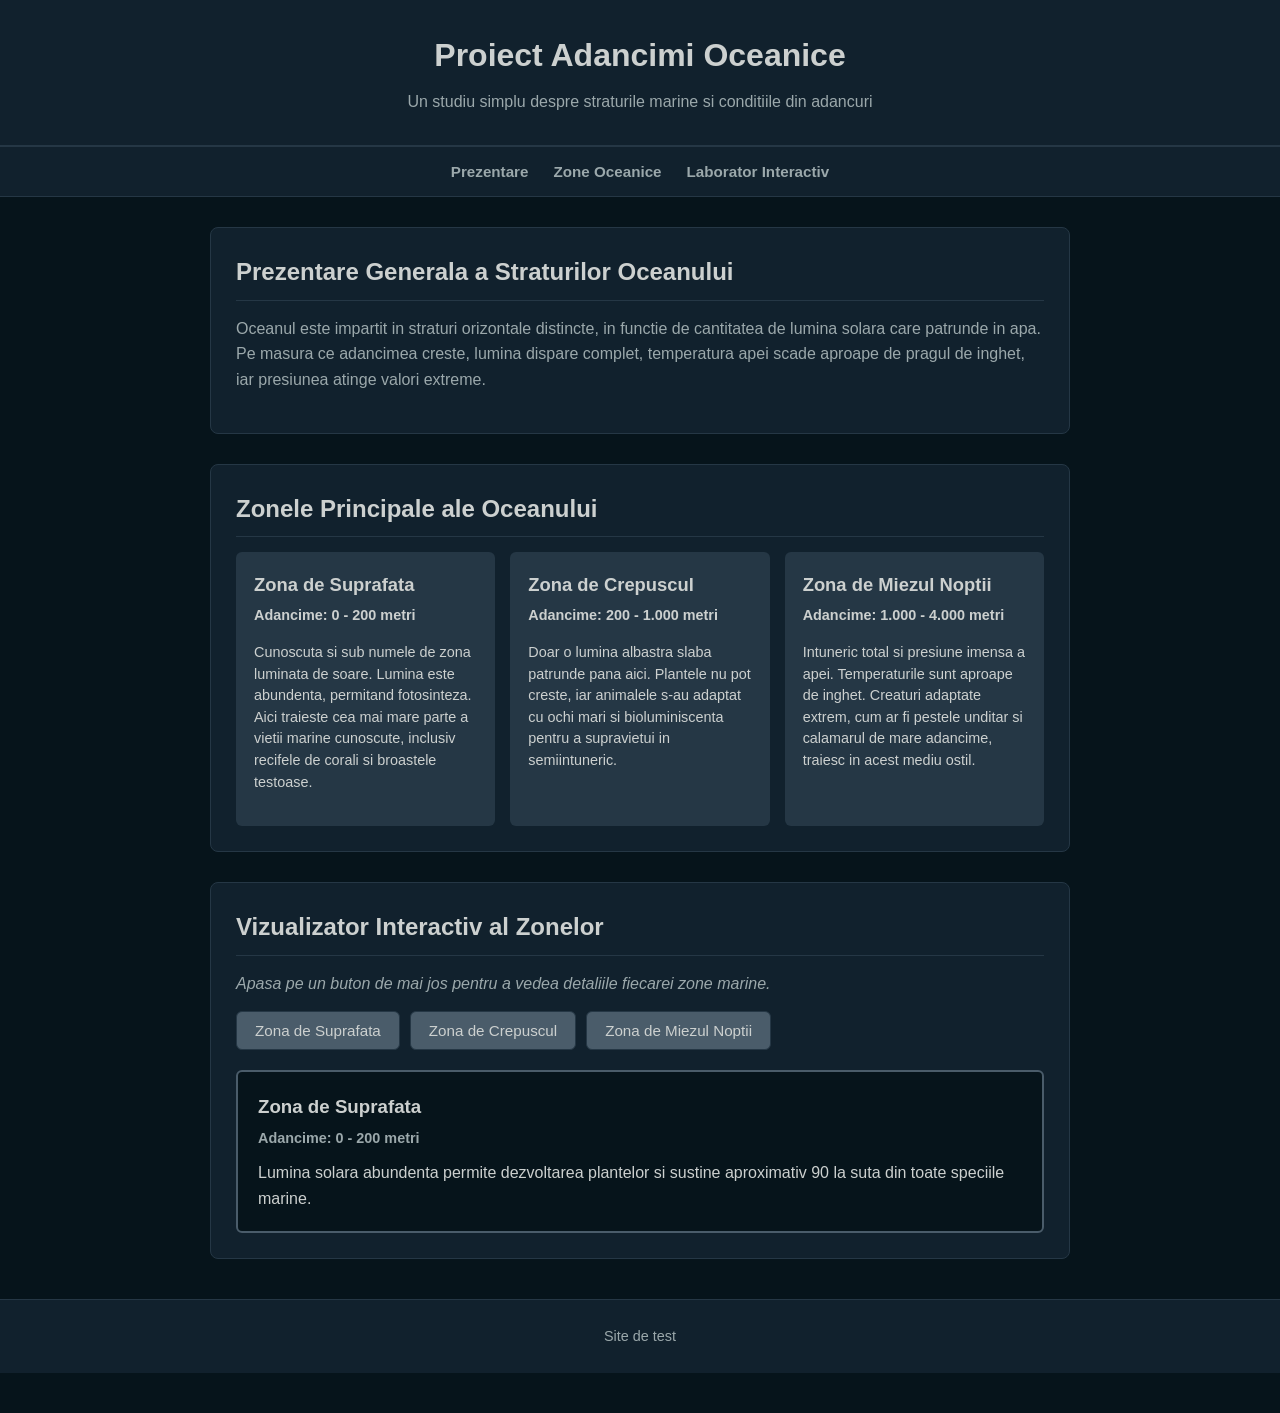
<file: Laboratorul1/index.html>
<!DOCTYPE html>
<html lang="ro">
<head>
  <meta charset="UTF-8">
  <meta name="viewport" content="width=device-width, initial-scale=1.0">
  <title>Explorarea Adancimilor Oceanice</title>
  <link rel="stylesheet" href="style.css">
</head>
<body>

  <header class="site-header">
    <div class="container">
      <h1>Proiect Adancimi Oceanice</h1>
      <p class="subtitle">Un studiu simplu despre straturile marine si conditiile din adancuri</p>
    </div>
  </header>

  <nav class="nav-bar">
    <div class="container">
      <ul class="nav-links">
        <li><a href="#overview">Prezentare</a></li>
        <li><a href="#zones">Zone Oceanice</a></li>
        <li><a href="#interactive">Laborator Interactiv</a></li>
      </ul>
    </div>
  </nav>

  <main class="container">

    <section id="overview" class="card">
      <h2>Prezentare Generala a Straturilor Oceanului</h2>
      <p>
        Oceanul este impartit in straturi orizontale distincte, in functie de cantitatea de lumina solara
        care patrunde in apa. Pe masura ce adancimea creste, lumina dispare complet, temperatura apei
        scade aproape de pragul de inghet, iar presiunea atinge valori extreme.
      </p>
    </section>

    <section id="zones" class="card">
      <h2>Zonele Principale ale Oceanului</h2>
      <div class="grid-container">

        <article class="zone-box">
          <h3>Zona de Suprafata</h3>
          <p class="zone-depth">Adancime: 0 - 200 metri</p>
          <p>
            Cunoscuta si sub numele de zona luminata de soare. Lumina este abundenta, permitand fotosinteza.
            Aici traieste cea mai mare parte a vietii marine cunoscute, inclusiv recifele de corali si broastele testoase.
          </p>
        </article>

        <article class="zone-box">
          <h3>Zona de Crepuscul</h3>
          <p class="zone-depth">Adancime: 200 - 1.000 metri</p>
          <p>
            Doar o lumina albastra slaba patrunde pana aici. Plantele nu pot creste, iar animalele s-au adaptat
            cu ochi mari si bioluminiscenta pentru a supravietui in semiintuneric.
          </p>
        </article>

        <article class="zone-box">
          <h3>Zona de Miezul Noptii</h3>
          <p class="zone-depth">Adancime: 1.000 - 4.000 metri</p>
          <p>
            Intuneric total si presiune imensa a apei. Temperaturile sunt aproape de inghet.
            Creaturi adaptate extrem, cum ar fi pestele unditar si calamarul de mare adancime, traiesc in acest mediu ostil.
          </p>
        </article>

      </div>
    </section>

    <section id="interactive" class="card">
      <h2>Vizualizator Interactiv al Zonelor</h2>
      <p class="instruction-text">
        Apasa pe un buton de mai jos pentru a vedea detaliile fiecarei zone marine.
      </p>

      <div class="button-row">
        <button id="btn-surface" class="btn">Zona de Suprafata</button>
        <button id="btn-twilight" class="btn">Zona de Crepuscul</button>
        <button id="btn-midnight" class="btn">Zona de Miezul Noptii</button>
      </div>

      <div class="info-display">
        <h3 id="display-title">Zona de Suprafata</h3>
        <p id="display-depth">Adancime: 0 - 200 metri</p>
        <p id="display-text">
          Lumina solara abundenta permite dezvoltarea plantelor si sustine aproximativ 90 la suta din toate speciile marine.
        </p>
      </div>
    </section>

  </main>

  <footer class="site-footer">
    <div class="container">
      <p>Site de test</p>
    </div>
  </footer>

  <script src="script.js"></script>
</body>
</html>
</file>
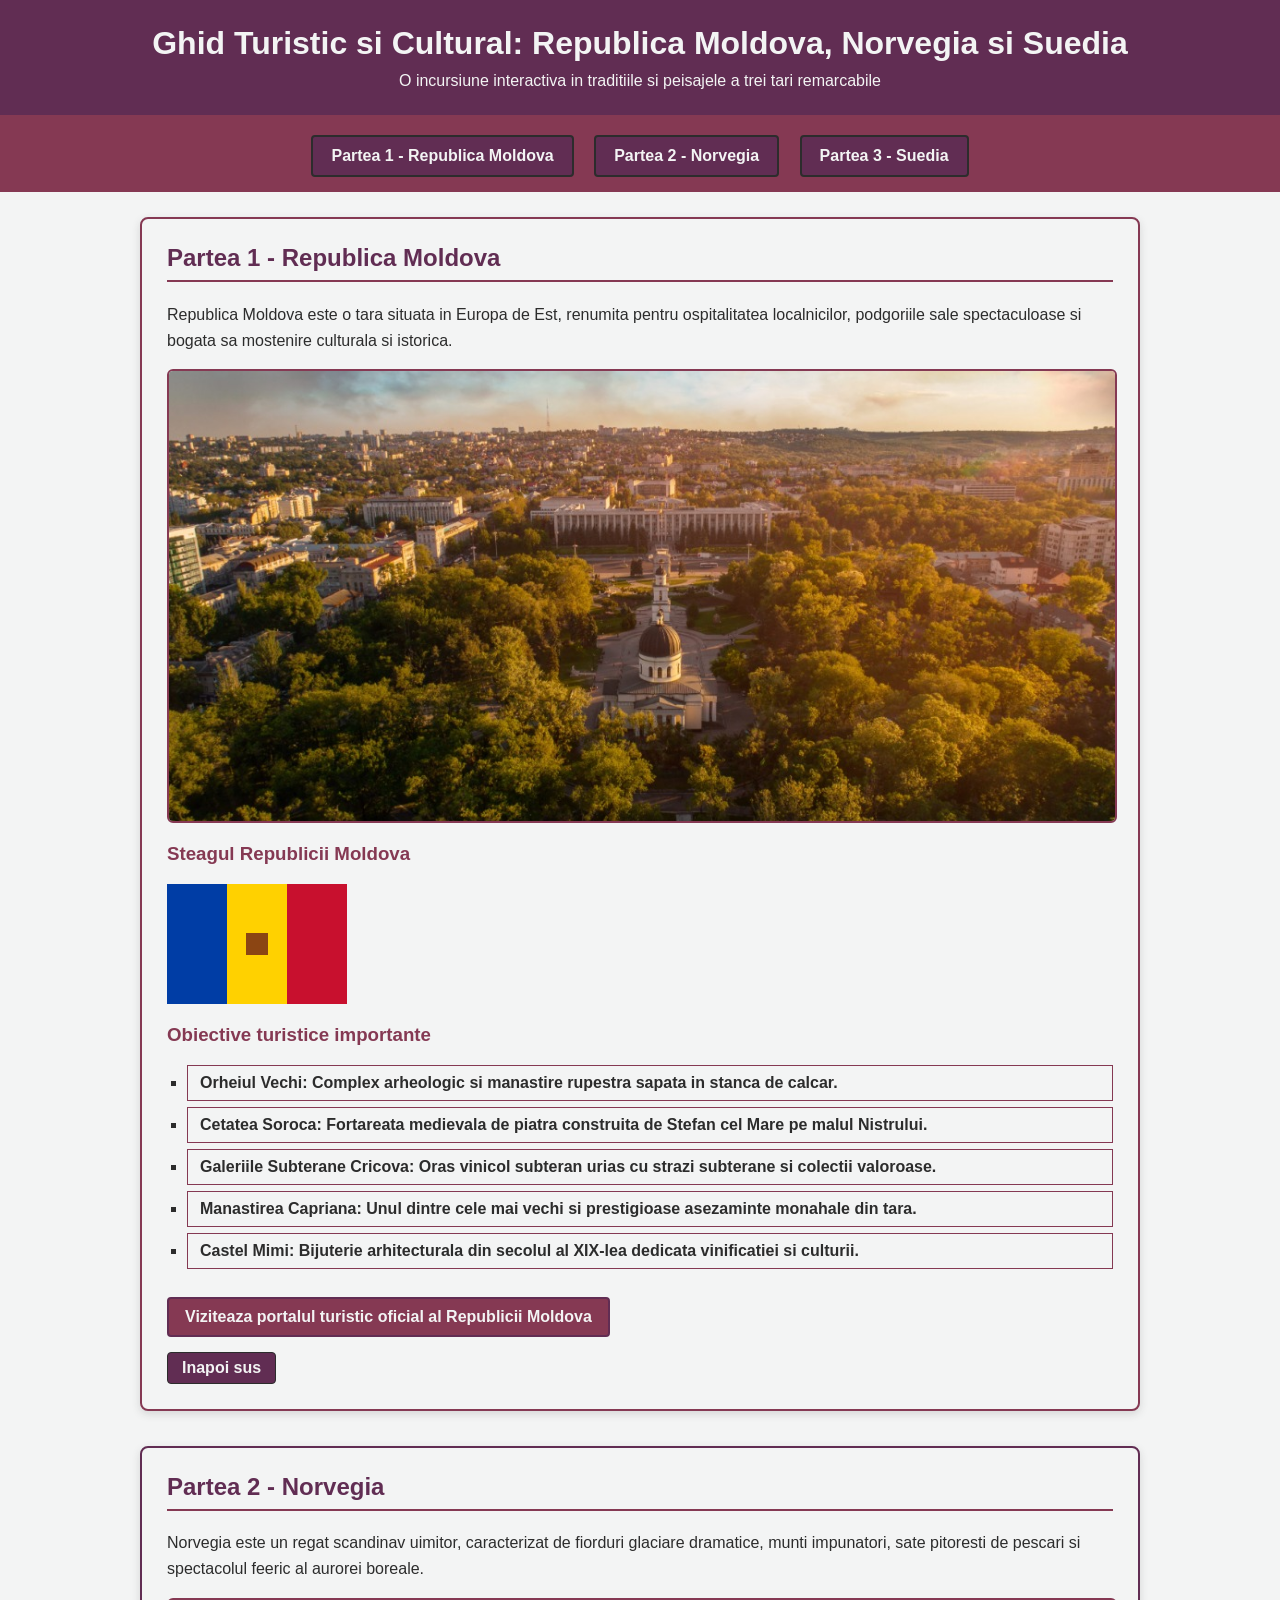
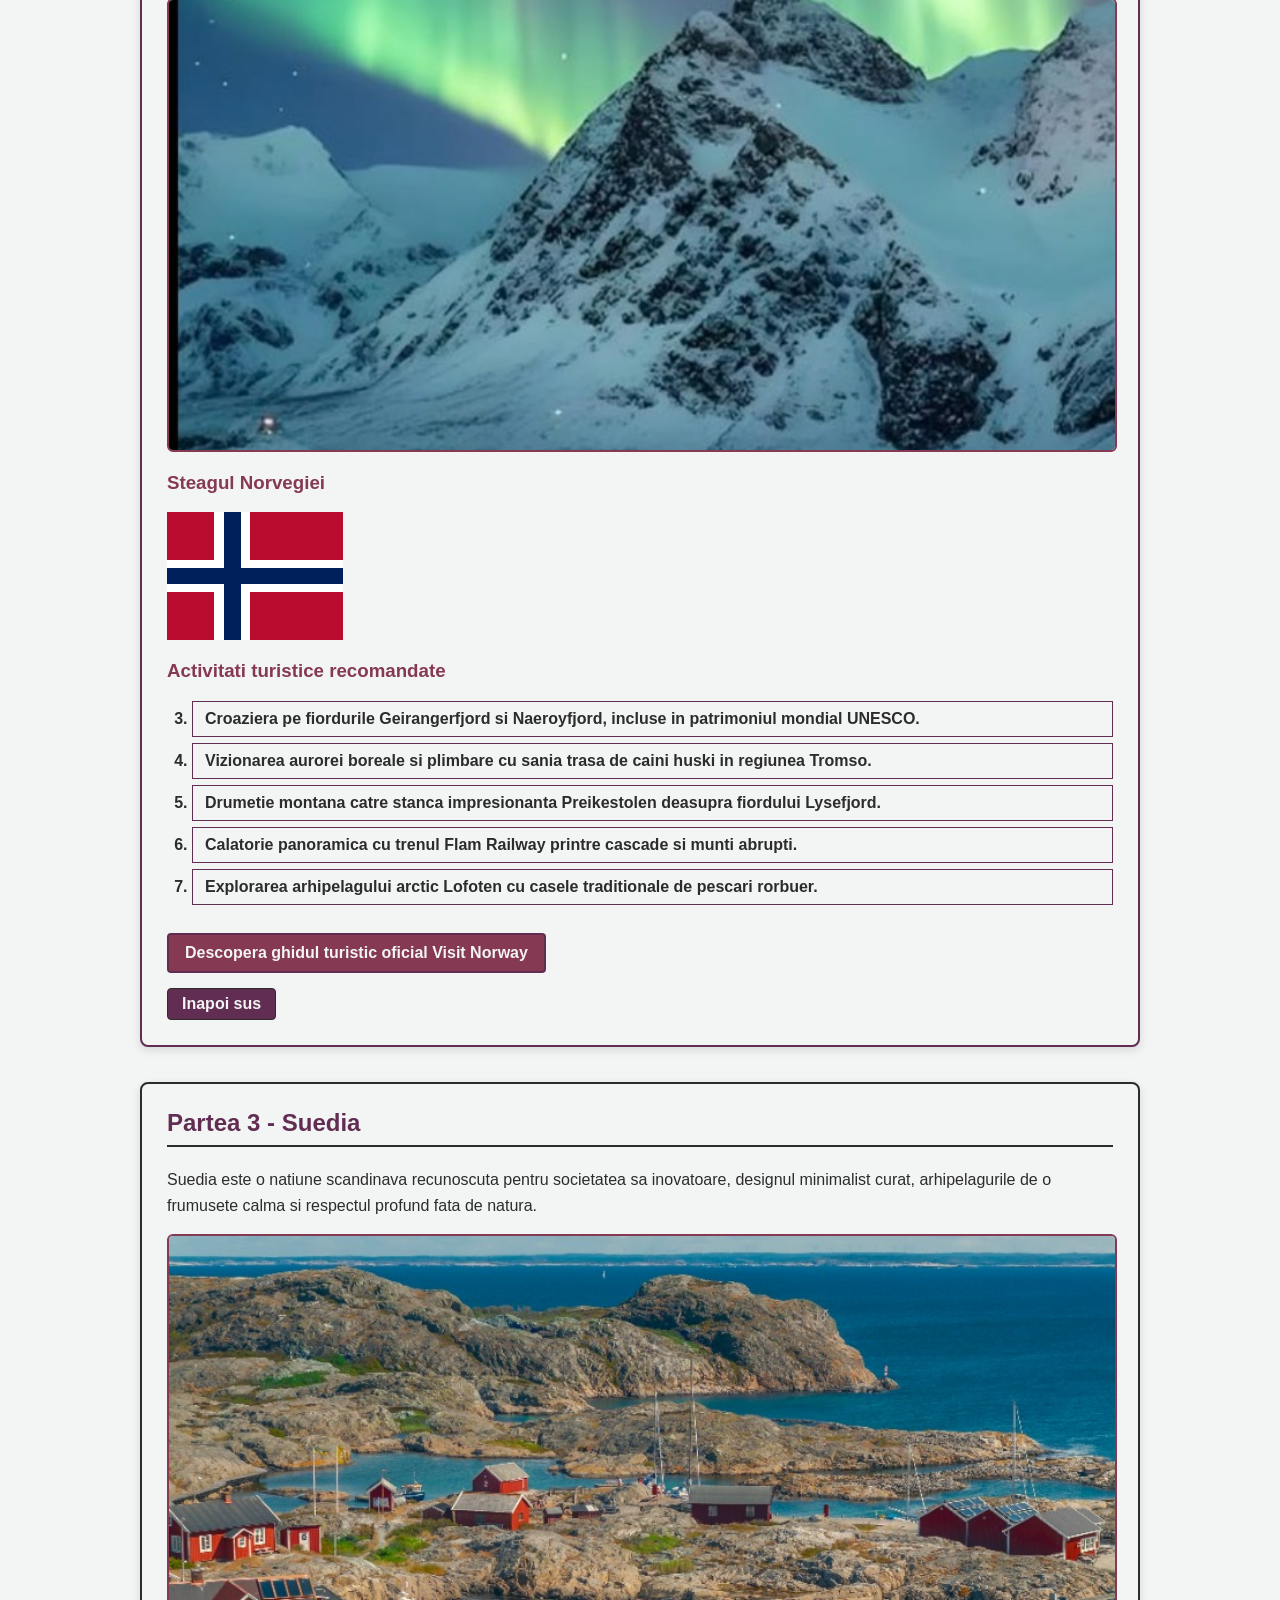
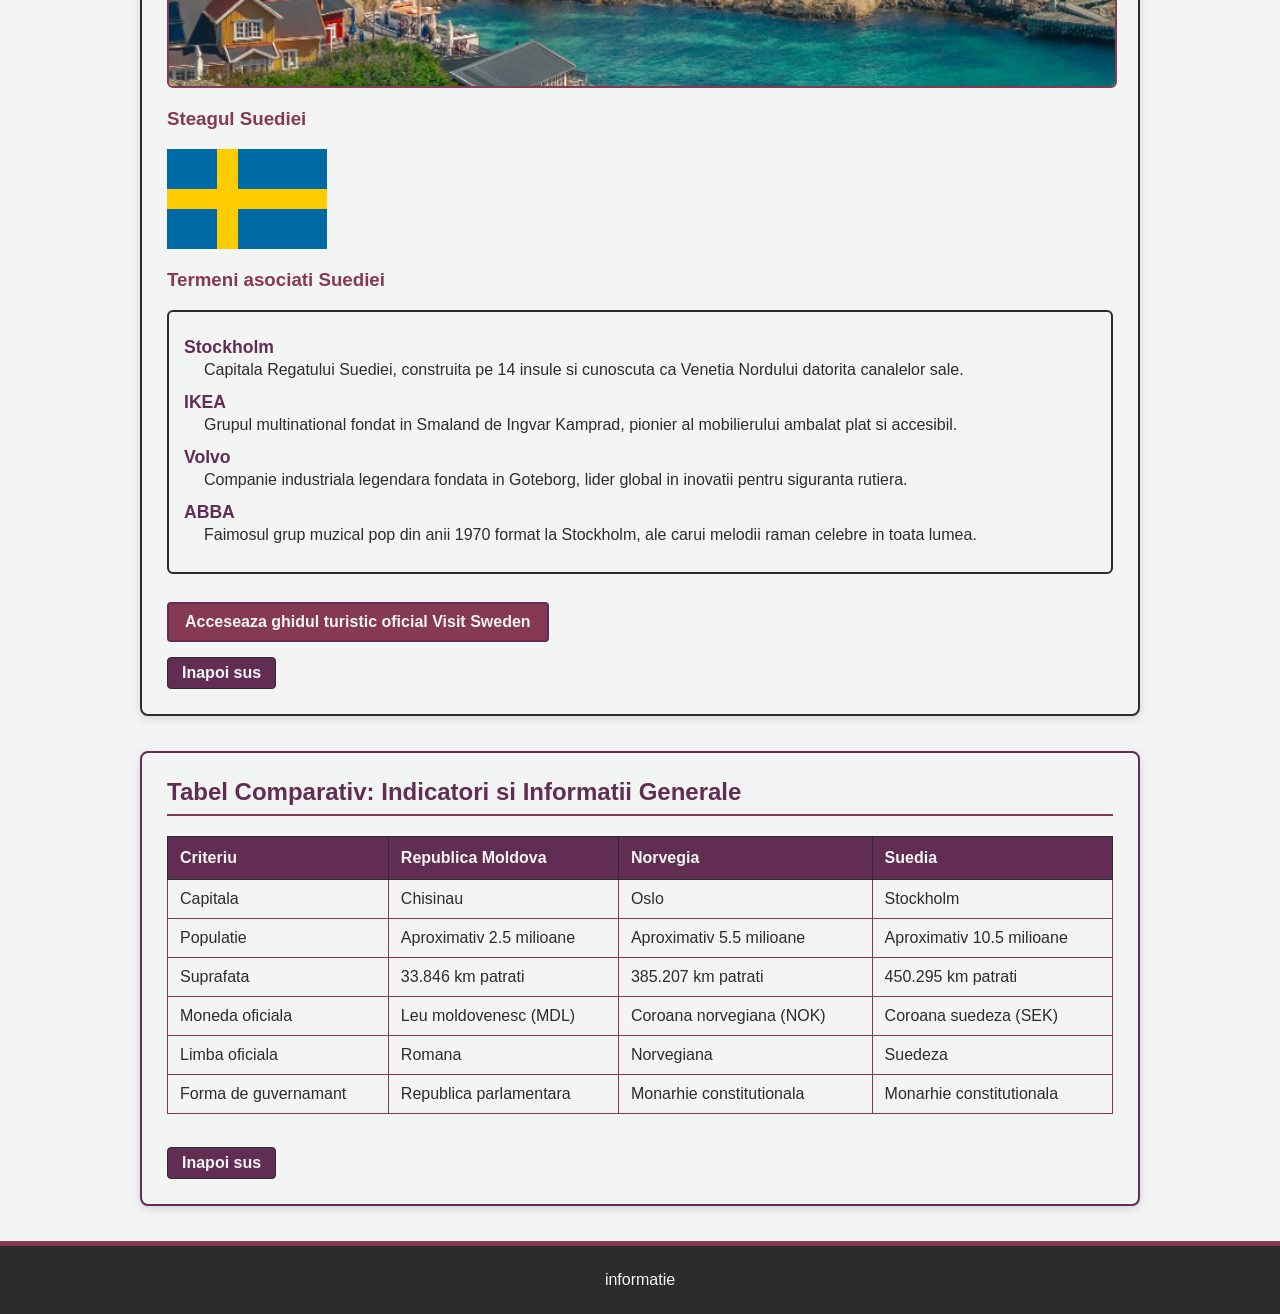
<file: Laboratorul2/index.html>
﻿<!DOCTYPE html>
<html lang="ro">
<head>
  <meta name="viewport" content="width=device-width, initial-scale=1.0">
  <title>Prezentare: Republica Moldova, Norvegia si Suedia</title>
  <link rel="stylesheet" href="style.css">
</head>
<body id="top">

  <header>
    <div id="header-zona">
      <h1>Ghid Turistic si Cultural: Republica Moldova, Norvegia si Suedia</h1>
      <p style="color: #F3F4F4; margin: 0;">O incursiune interactiva in traditiile si peisajele a trei tari remarcabile</p>
    </div>
  </header>

  <nav>
    <div id="meniu-zona">
      <a href="#moldova">Partea 1 - Republica Moldova</a>
      <a href="#norvegia">Partea 2 - Norvegia</a>
      <a href="#suedia">Partea 3 - Suedia</a>
    </div>
  </nav>

  <main class="continut-principal">
    <div id="continut-zona">

      <section id="moldova" class="tara-sectiune tara-moldova">
        <article id="moldova-continut">
          <h2>Partea 1 - Republica Moldova</h2>
          <p>Republica Moldova este o tara situata in Europa de Est, renumita pentru ospitalitatea localnicilor, podgoriile sale spectaculoase si bogata sa mostenire culturala si istorica.</p>
          
          <img src="img/moldova.jpg" alt="Panorama a orasului Chisinau cu Catedrala Mitropolitana si Parcul Central din Republica Moldova" class="imagine-tara">

          <h3>Steagul Republicii Moldova</h3>
          <table class="tabel-steag" style="width: 180px; height: 120px;">
            <tr>
              <td style="background-color: #003DA5; width: 33.33%;"></td>
              <td style="background-color: #FFD100; width: 33.34%; text-align: center; vertical-align: middle;">
                <div class="stema-moldova"></div>
              </td>
              <td style="background-color: #C8102E; width: 33.33%;"></td>
            </tr>
          </table>

          <h3>Obiective turistice importante</h3>
          <ul class="obiective">
            <li>Orheiul Vechi: Complex arheologic si manastire rupestra sapata in stanca de calcar.</li>
            <li>Cetatea Soroca: Fortareata medievala de piatra construita de Stefan cel Mare pe malul Nistrului.</li>
            <li>Galeriile Subterane Cricova: Oras vinicol subteran urias cu strazi subterane si colectii valoroase.</li>
            <li>Manastirea Capriana: Unul dintre cele mai vechi si prestigioase asezaminte monahale din tara.</li>
            <li>Castel Mimi: Bijuterie arhitecturala din secolul al XIX-lea dedicata vinificatiei si culturii.</li>
          </ul>

          <a href="https://moldova.travel" target="_blank" class="link-extern">Viziteaza portalul turistic oficial al Republicii Moldova</a>
          <br>
          <a href="#top" class="link-sus">Inapoi sus</a>
        </article>
      </section>

      <section id="norvegia" class="tara-sectiune tara-norvegia">
        <article id="norvegia-continut">
          <h2>Partea 2 - Norvegia</h2>
          <p>Norvegia este un regat scandinav uimitor, caracterizat de fiorduri glaciare dramatice, munti impunatori, sate pitoresti de pescari si spectacolul feeric al aurorei boreale.</p>

          <img src="img/norvegia.jpg" alt="Peisaj nocturn de iarna in Norvegia cu aurore boreale verzi deasupra unui sat de coasta si munti inzapeziti" class="imagine-tara">

          <h3>Steagul Norvegiei</h3>
          <table class="tabel-steag" style="width: 176px; height: 128px;">
            <tr style="height: 48px;">
              <td style="background-color: #BA0C2F; width: 48px;"></td>
              <td style="background-color: #FFFFFF; width: 8px;"></td>
              <td style="background-color: #00205B; width: 16px;"></td>
              <td style="background-color: #FFFFFF; width: 8px;"></td>
              <td style="background-color: #BA0C2F; width: 96px;"></td>
            </tr>
            <tr style="height: 8px;">
              <td style="background-color: #FFFFFF;"></td>
              <td style="background-color: #FFFFFF;"></td>
              <td style="background-color: #00205B;"></td>
              <td style="background-color: #FFFFFF;"></td>
              <td style="background-color: #FFFFFF;"></td>
            </tr>
            <tr style="height: 16px;">
              <td style="background-color: #00205B;"></td>
              <td style="background-color: #00205B;"></td>
              <td style="background-color: #00205B;"></td>
              <td style="background-color: #00205B;"></td>
              <td style="background-color: #00205B;"></td>
            </tr>
            <tr style="height: 8px;">
              <td style="background-color: #FFFFFF;"></td>
              <td style="background-color: #FFFFFF;"></td>
              <td style="background-color: #00205B;"></td>
              <td style="background-color: #FFFFFF;"></td>
              <td style="background-color: #FFFFFF;"></td>
            </tr>
            <tr style="height: 48px;">
              <td style="background-color: #BA0C2F; width: 48px;"></td>
              <td style="background-color: #FFFFFF; width: 8px;"></td>
              <td style="background-color: #00205B; width: 16px;"></td>
              <td style="background-color: #FFFFFF; width: 8px;"></td>
              <td style="background-color: #BA0C2F; width: 96px;"></td>
            </tr>
          </table>

          <h3>Activitati turistice recomandate</h3>
          <ol start="3" class="activitati">
            <li>Croaziera pe fiordurile Geirangerfjord si Naeroyfjord, incluse in patrimoniul mondial UNESCO.</li>
            <li>Vizionarea aurorei boreale si plimbare cu sania trasa de caini huski in regiunea Tromso.</li>
            <li>Drumetie montana catre stanca impresionanta Preikestolen deasupra fiordului Lysefjord.</li>
            <li>Calatorie panoramica cu trenul Flam Railway printre cascade si munti abrupti.</li>
            <li>Explorarea arhipelagului arctic Lofoten cu casele traditionale de pescari rorbuer.</li>
          </ol>

          <a href="https://www.visitnorway.com" target="_blank" class="link-extern">Descopera ghidul turistic oficial Visit Norway</a>
          <br>
          <a href="#top" class="link-sus">Inapoi sus</a>
        </article>
      </section>

      <section id="suedia" class="tara-sectiune tara-suedia">
        <article id="suedia-continut">
          <h2>Partea 3 - Suedia</h2>
          <p>Suedia este o natiune scandinava recunoscuta pentru societatea sa inovatoare, designul minimalist curat, arhipelagurile de o frumusete calma si respectul profund fata de natura.</p>

          <img src="img/suedia.jpg" alt="Peisaj de coasta din arhipelagul suedez cu case rosii traditionale pe stanci si apa turcoaz" class="imagine-tara">

          <h3>Steagul Suediei</h3>
          <table class="tabel-steag" style="width: 160px; height: 100px;">
            <tr style="height: 40px;">
              <td style="background-color: #006AA7; width: 50px;"></td>
              <td style="background-color: #FECC00; width: 20px;"></td>
              <td style="background-color: #006AA7; width: 90px;"></td>
            </tr>
            <tr style="height: 20px;">
              <td colspan="3" style="background-color: #FECC00;"></td>
            </tr>
            <tr style="height: 40px;">
              <td style="background-color: #006AA7; width: 50px;"></td>
              <td style="background-color: #FECC00; width: 20px;"></td>
              <td style="background-color: #006AA7; width: 90px;"></td>
            </tr>
          </table>

          <h3>Termeni asociati Suediei</h3>
          <dl class="termeni">
            <dt>Stockholm</dt>
            <dd>Capitala Regatului Suediei, construita pe 14 insule si cunoscuta ca Venetia Nordului datorita canalelor sale.</dd>
            <dt>IKEA</dt>
            <dd>Grupul multinational fondat in Smaland de Ingvar Kamprad, pionier al mobilierului ambalat plat si accesibil.</dd>
            <dt>Volvo</dt>
            <dd>Companie industriala legendara fondata in Goteborg, lider global in inovatii pentru siguranta rutiera.</dd>
            <dt>ABBA</dt>
            <dd>Faimosul grup muzical pop din anii 1970 format la Stockholm, ale carui melodii raman celebre in toata lumea.</dd>
          </dl>

          <a href="https://visitsweden.com" target="_blank" class="link-extern">Acceseaza ghidul turistic oficial Visit Sweden</a>
          <br>
          <a href="#top" class="link-sus">Inapoi sus</a>
        </article>
      </section>

      <section id="comparativ" class="sectiune-comparativ">
        <div id="tabel-comparativ-zona">
          <h2>Tabel Comparativ: Indicatori si Informatii Generale</h2>
          <table class="tabel-date">
            <tr>
              <th>Criteriu</th>
              <th>Republica Moldova</th>
              <th>Norvegia</th>
              <th>Suedia</th>
            </tr>
            <tr>
              <td>Capitala</td>
              <td>Chisinau</td>
              <td>Oslo</td>
              <td>Stockholm</td>
            </tr>
            <tr>
              <td>Populatie</td>
              <td>Aproximativ 2.5 milioane</td>
              <td>Aproximativ 5.5 milioane</td>
              <td>Aproximativ 10.5 milioane</td>
            </tr>
            <tr>
              <td>Suprafata</td>
              <td>33.846 km patrati</td>
              <td>385.207 km patrati</td>
              <td>450.295 km patrati</td>
            </tr>
            <tr>
              <td>Moneda oficiala</td>
              <td>Leu moldovenesc (MDL)</td>
              <td>Coroana norvegiana (NOK)</td>
              <td>Coroana suedeza (SEK)</td>
            </tr>
            <tr>
              <td>Limba oficiala</td>
              <td>Romana</td>
              <td>Norvegiana</td>
              <td>Suedeza</td>
            </tr>
            <tr>
              <td>Forma de guvernamant</td>
              <td>Republica parlamentara</td>
              <td>Monarhie constitutionala</td>
              <td>Monarhie constitutionala</td>
            </tr>
          </table>
          <br>
          <a href="#top" class="link-sus">Inapoi sus</a>
        </div>
      </section>

    </div>
  </main>

  <footer>
    <div id="footer-zona">
      <p>informatie</p>
    </div>
  </footer>

</body>
</html>
</file>
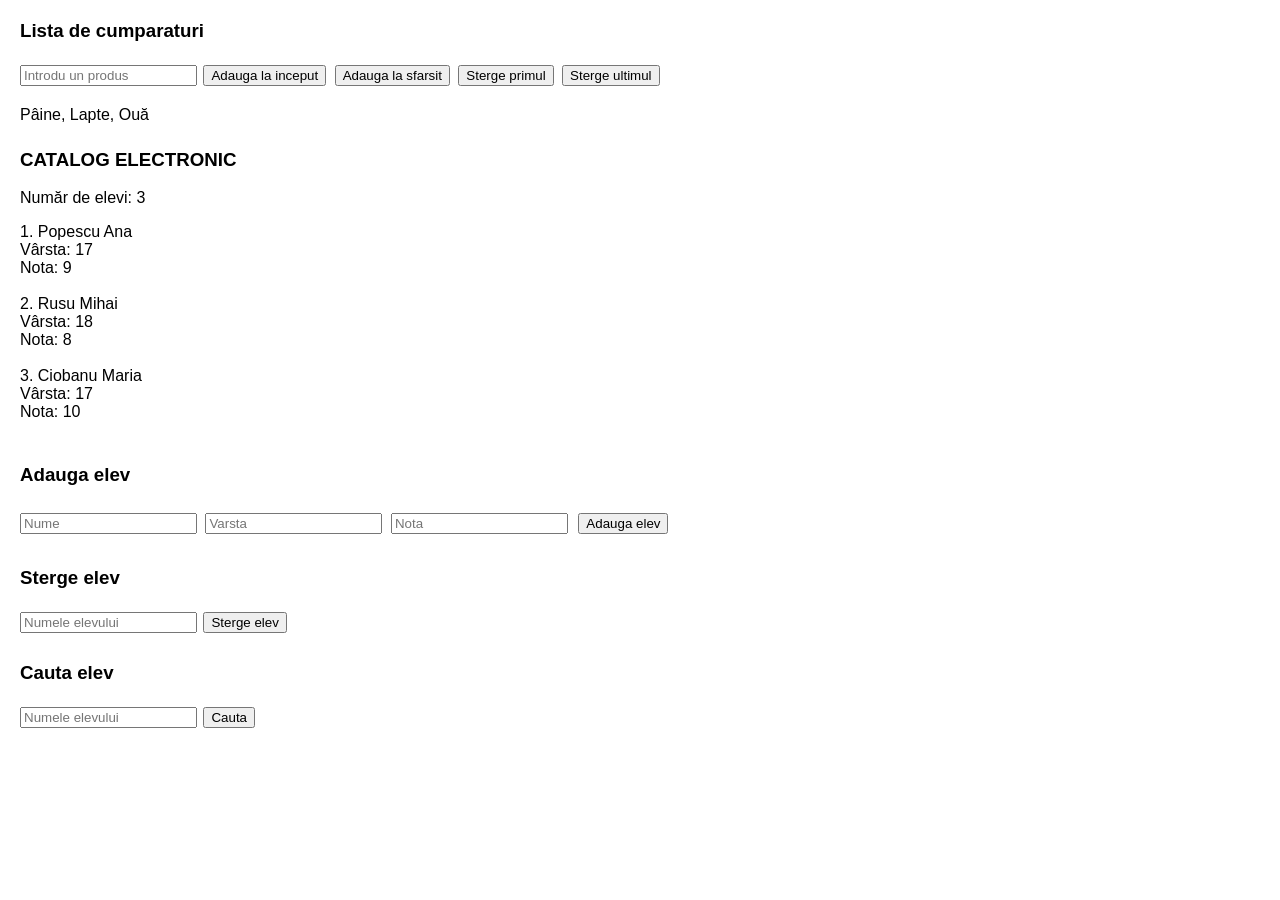
<file: Laboratorul4/index.html>
<!DOCTYPE html>
<html lang ="ro">
<head>
    <meta charset="UTF-8">
    <title>Laborator 4 - Liste si Array</title>
    <link rel="stylesheet" href="style.css">
</head>

<body>

    <section>
        <h3>Lista de cumparaturi</h3>

        <input type="text" id="produsNou" placeholder="Introdu un produs">

        <button onclick="adaugaLaInceput()">Adauga la inceput</button>
        <button onclick="adaugaLaSfarsit()">Adauga la sfarsit</button>
        <button onclick="eliminaPrimul()">Sterge primul</button>
        <button onclick="eliminaUltimul()">Sterge ultimul</button>

        <p id="listaCumparaturi"></p>
    </section>

    <section>
        <h3>CATALOG ELECTRONIC</h3>

        <p id="totalElevi"></p>
        <div id="catalog"></div>
    </section>

    <section>
        <h3>Adauga elev</h3>

        <input type="text" id="inputNume" placeholder="Nume">
        <input type="number" id="inputVarsta" placeholder="Varsta">
        <input type="number" id="inputNota" placeholder="Nota">

        <button onclick="adaugaElev()">Adauga elev</button>
        <p id="mesajAdaugare"></p>
    </section>

    <section>
        <h3>Sterge elev</h3>

        <input type="text" id="numeStergere" placeholder="Numele elevului">
        <button onclick="stergeElev()">Sterge elev</button>
        <p id="mesajStergere"></p>
    </section>

    <section>
        <h3>Cauta elev</h3>

        <input type="text" id="numeCautare" placeholder="Numele elevului">
        <button onclick="cautaElev()">Cauta</button>
        <p id="rezultatCautare"></p>
    </section>

    <script src="script.js" charset="UTF-8"></script>
</body>
</html>
</file>
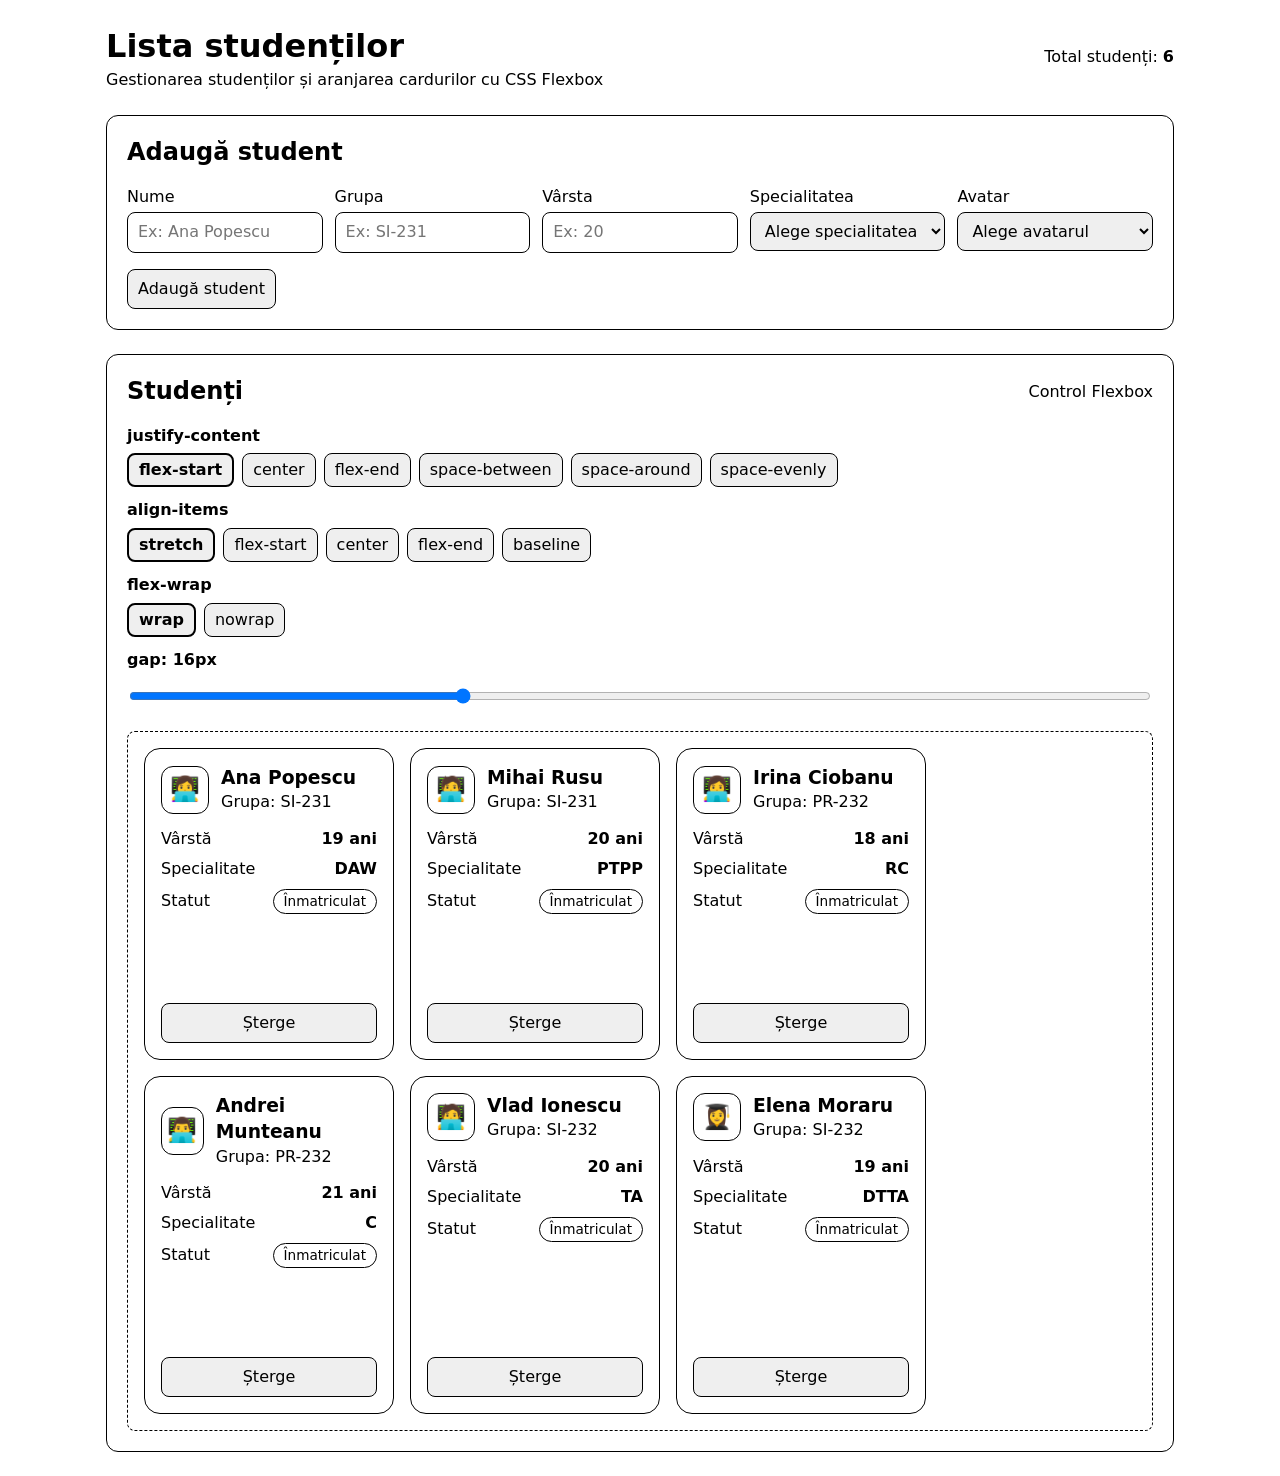
<file: Laboratorul5/index.html>
<!DOCTYPE html>
<html lang="ro">
<head>
    <meta charset="UTF-8">
    <meta name="viewport" content="width=device-width, initial-scale=1.0">
    <title>Lista studenților</title>
    <link rel="stylesheet" href="style.css">
    <script src="script.js" defer></script>
</head>
<body>
    <main class="page">
        <header class="page-header">
            <div>
                <h1>Lista studenților</h1>
                <p>Gestionarea studenților și aranjarea cardurilor cu CSS Flexbox</p>
            </div>
            <div class="total">Total studenți: <strong id="students-count">0</strong></div>
        </header>

        <section class="panel">
            <h2>Adaugă student</h2>

            <form id="student-form" novalidate>
                <div class="form-grid">
                    <label>
                        Nume
                        <input type="text" id="nume" placeholder="Ex: Ana Popescu">
                    </label>

                    <label>
                        Grupa
                        <input type="text" id="grupa" placeholder="Ex: SI-231">
                    </label>

                    <label>
                        Vârsta
                        <input type="number" id="varsta" min="14" max="100" step="1" placeholder="Ex: 20">
                    </label>

                    <label>
                        Specialitatea
                        <select id="specialitate">
                            <option value="">Alege specialitatea</option>
                            <option value="DAW">DAW</option>
                            <option value="PTPP">PTPP</option>
                            <option value="RC">RC</option>
                            <option value="C">C</option>
                            <option value="TA">TA</option>
                            <option value="DTTA">DTTA</option>
                        </select>
                    </label>

                    <label>
                        Avatar
                        <select id="avatar">
                            <option value="">Alege avatarul</option>
                            <option value="👩‍💻">👩‍💻</option>
                            <option value="🧑‍💻">🧑‍💻</option>
                            <option value="👨‍💻">👨‍💻</option>
                            <option value="👩‍🎓">👩‍🎓</option>
                            <option value="👨‍🎓">👨‍🎓</option>
                        </select>
                    </label>
                </div>

                <div class="form-footer">
                    <button type="submit" class="primary-button">Adaugă student</button>
                    <p id="form-message" class="form-message" aria-live="polite"></p>
                </div>
            </form>
        </section>

        <section class="panel">
            <div class="panel-title">
                <h2>Studenți</h2>
                <span>Control Flexbox</span>
            </div>

            <div class="controls">
                <div class="control">
                    <span class="control-label">justify-content</span>
                    <div class="button-row" data-control="justify">
                        <button type="button" class="option-button active" data-value="flex-start">flex-start</button>
                        <button type="button" class="option-button" data-value="center">center</button>
                        <button type="button" class="option-button" data-value="flex-end">flex-end</button>
                        <button type="button" class="option-button" data-value="space-between">space-between</button>
                        <button type="button" class="option-button" data-value="space-around">space-around</button>
                        <button type="button" class="option-button" data-value="space-evenly">space-evenly</button>
                    </div>
                </div>

                <div class="control">
                    <span class="control-label">align-items</span>
                    <div class="button-row" data-control="align">
                        <button type="button" class="option-button active" data-value="stretch">stretch</button>
                        <button type="button" class="option-button" data-value="flex-start">flex-start</button>
                        <button type="button" class="option-button" data-value="center">center</button>
                        <button type="button" class="option-button" data-value="flex-end">flex-end</button>
                        <button type="button" class="option-button" data-value="baseline">baseline</button>
                    </div>
                </div>

                <div class="control">
                    <span class="control-label">flex-wrap</span>
                    <div class="button-row" data-control="wrap">
                        <button type="button" class="option-button active" data-value="wrap">wrap</button>
                        <button type="button" class="option-button" data-value="nowrap">nowrap</button>
                    </div>
                </div>

                <div class="control">
                    <label class="control-label" for="gap">gap: <span id="gap-value">16</span>px</label>
                    <input type="range" id="gap" min="0" max="50" value="16" step="2">
                </div>
            </div>

            <div id="students-list" class="students-list"></div>

         
            <p id="empty-message" class="empty-message" hidden>Nu există studenți în listă.</p>
        </section>
    </main>
</body>
</html>
</file>
<file: Laboratorul1/style.css>
:root {
  --color-abyss: #06141B;
  --color-deep: #11212D;
  --color-slate: #253745;
  --color-muted-blue: #4A5C6A;
  --color-mist: #9BA8AB;
  --color-foam: #CCD0CF;
}

* {
  margin: 0;
  padding: 0;
  box-sizing: border-box;
}

body {
  font-family: Arial, Helvetica, sans-serif;
  line-height: 1.6;
  background-color: var(--color-abyss);
  color: var(--color-foam);
  padding-bottom: 40px;
}

.container {
  max-width: 900px;
  margin: 0 auto;
  padding: 0 20px;
}

.site-header {
  background-color: var(--color-deep);
  border-bottom: 2px solid var(--color-slate);
  padding: 30px 0;
  text-align: center;
}

.site-header h1 {
  font-size: 2rem;
  color: var(--color-foam);
  margin-bottom: 8px;
}

.subtitle {
  color: var(--color-mist);
  font-size: 1rem;
}

.nav-bar {
  background-color: var(--color-deep);
  border-bottom: 1px solid var(--color-slate);
  padding: 12px 0;
}

.nav-links {
  list-style: none;
  display: flex;
  justify-content: center;
  gap: 25px;
}

.nav-links a {
  color: var(--color-mist);
  text-decoration: none;
  font-weight: bold;
  font-size: 0.95rem;
  transition: color 0.2s ease;
}

.nav-links a:hover {
  color: var(--color-foam);
}

.card {
  background-color: var(--color-deep);
  border: 1px solid var(--color-slate);
  border-radius: 8px;
  padding: 25px;
  margin-top: 30px;
}

.card h2 {
  font-size: 1.5rem;
  color: var(--color-foam);
  margin-bottom: 15px;
  border-bottom: 1px solid var(--color-slate);
  padding-bottom: 8px;
}

.card p {
  color: var(--color-mist);
  margin-bottom: 15px;
}

.grid-container {
  display: flex;
  flex-direction: column;
  gap: 15px;
}

@media (min-width: 700px) {
  .grid-container {
    flex-direction: row;
  }
}

.zone-box {
  background-color: var(--color-slate);
  border-radius: 6px;
  padding: 18px;
  flex: 1;
}

.zone-box h3 {
  font-size: 1.15rem;
  color: var(--color-foam);
  margin-bottom: 6px;
}

.zone-depth {
  font-weight: bold;
  color: var(--color-mist);
  font-size: 0.9rem;
  margin-bottom: 10px;
}

.zone-box p {
  font-size: 0.9rem;
  color: var(--color-foam);
  line-height: 1.5;
}

.instruction-text {
  font-style: italic;
  color: var(--color-mist);
  margin-bottom: 15px;
}

.button-row {
  display: flex;
  flex-wrap: wrap;
  gap: 10px;
  margin-bottom: 20px;
}

.btn {
  background-color: var(--color-muted-blue);
  color: var(--color-foam);
  border: 1px solid var(--color-slate);
  padding: 10px 18px;
  font-size: 0.95rem;
  border-radius: 6px;
  cursor: pointer;
  transition: background-color 0.2s ease, transform 0.1s ease;
}

.btn:hover {
  background-color: #5b6f7f;
}

.btn:active {
  transform: scale(0.98);
}

.info-display {
  background-color: var(--color-abyss);
  border: 2px solid var(--color-muted-blue);
  border-radius: 6px;
  padding: 20px;
}

.info-display h3 {
  color: var(--color-foam);
  margin-bottom: 5px;
}

#display-depth {
  font-weight: bold;
  color: var(--color-mist);
  font-size: 0.9rem;
  margin-bottom: 10px;
}

#display-text {
  color: var(--color-foam);
  margin-bottom: 0;
}

.site-footer {
  background-color: var(--color-deep);
  border-top: 1px solid var(--color-slate);
  padding: 25px 0;
  text-align: center;
  margin-top: 40px;
}

.site-footer p {
  color: var(--color-mist);
  font-size: 0.9rem;
}
</file>
<file: Laboratorul2/style.css>
﻿body {
  font-family: Arial, sans-serif;
  margin: 0;
  padding: 0;
  background-color: #F3F4F4;
  color: #2C2C2C;
}

header {
  background-color: #612D53;
  color: #F3F4F4;
  padding: 25px 20px;
  text-align: center;
  border-bottom: 5px solid #853953;
}

h1 {
  margin: 0 0 10px 0;
  color: #F3F4F4;
}

nav {
  background-color: #853953;
  padding: 15px;
  text-align: center;
}

nav a {
  color: #F3F4F4;
  background-color: #612D53;
  text-decoration: none;
  font-weight: bold;
  padding: 10px 18px;
  margin: 0 8px;
  border: 2px solid #2C2C2C;
  border-radius: 4px;
  display: inline-block;
}

nav a:hover {
  background-color: #F3F4F4;
  color: #612D53;
  border-color: #612D53;
}

.continut-principal {
  max-width: 1000px;
  margin: 25px auto;
  padding: 0 20px;
}

.tara-sectiune {
  margin-bottom: 35px;
  padding: 25px;
  border-radius: 8px;
  background-color: #F3F4F4;
  border: 2px solid #853953;
  box-shadow: 0 3px 8px rgba(44, 44, 44, 0.15);
}

.tara-moldova {
  border-color: #853953;
}

.tara-norvegia {
  border-color: #612D53;
}

.tara-suedia {
  border-color: #2C2C2C;
}

.tara-sectiune h2 {
  color: #612D53;
  border-bottom: 2px solid #853953;
  padding-bottom: 8px;
  margin-top: 0;
}

.tara-suedia h2 {
  color: #612D53;
  border-bottom: 2px solid #2C2C2C;
}

.tara-sectiune h3 {
  color: #853953;
  margin-top: 20px;
}

.tara-sectiune p {
  color: #2C2C2C;
  line-height: 1.6;
}

ul.obiective {
  list-style-type: square;
  padding-left: 20px;
}

ul.obiective li {
  background-color: #F3F4F4;
  color: #2C2C2C;
  padding: 8px 12px;
  margin-bottom: 6px;
  border: 1px solid #853953;
  font-weight: bold;
}

ol.activitati {
  padding-left: 25px;
}

ol.activitati li {
  background-color: #F3F4F4;
  color: #2C2C2C;
  padding: 8px 12px;
  margin-bottom: 6px;
  border: 1px solid #612D53;
  font-weight: bold;
}

dl.termeni {
  background-color: #F3F4F4;
  padding: 15px;
  border-radius: 6px;
  border: 2px solid #2C2C2C;
}

dl.termeni dt {
  color: #612D53;
  font-weight: bold;
  font-size: 1.1em;
  margin-top: 10px;
}

dl.termeni dd {
  color: #2C2C2C;
  margin-left: 20px;
  margin-bottom: 10px;
  line-height: 1.5;
}

.tabel-steag {
  border-collapse: collapse;
  margin: 15px 0;
}

.stema-moldova {
  width: 22px;
  height: 22px;
  background-color: #8B4513;
  margin: 0 auto;
}

a.link-extern {
  display: inline-block;
  color: #F3F4F4;
  background-color: #853953;
  padding: 9px 16px;
  text-decoration: none;
  font-weight: bold;
  border: 2px solid #612D53;
  border-radius: 4px;
  margin-top: 12px;
}

a.link-extern:hover {
  background-color: #612D53;
  color: #F3F4F4;
}

a.link-sus {
  display: inline-block;
  margin-top: 15px;
  color: #F3F4F4;
  background-color: #612D53;
  padding: 6px 14px;
  text-decoration: none;
  font-weight: bold;
  border: 1px solid #2C2C2C;
  border-radius: 4px;
}

a.link-sus:hover {
  background-color: #853953;
}

.sectiune-comparativ {
  background-color: #F3F4F4;
  padding: 25px;
  border-radius: 8px;
  border: 2px solid #612D53;
  margin-bottom: 35px;
  box-shadow: 0 3px 8px rgba(44, 44, 44, 0.15);
}

.sectiune-comparativ h2 {
  color: #612D53;
  margin-top: 0;
  border-bottom: 2px solid #853953;
  padding-bottom: 8px;
}

table.tabel-date {
  width: 100%;
  border-collapse: collapse;
  margin-top: 15px;
}

table.tabel-date th {
  background-color: #612D53;
  color: #F3F4F4;
  padding: 12px;
  text-align: left;
  border: 1px solid #2C2C2C;
}

table.tabel-date td {
  background-color: #F3F4F4;
  color: #2C2C2C;
  padding: 10px 12px;
  border: 1px solid #853953;
}

footer {
  background-color: #2C2C2C;
  color: #F3F4F4;
  text-align: center;
  padding: 20px;
  border-top: 5px solid #853953;
}

footer p {
  margin: 5px 0;
  color: #F3F4F4;
}

.imagine-tara {
  max-width: 100%;
  width: 100%;
  max-height: 450px;
  object-fit: cover;
  border-radius: 6px;
  border: 2px solid #853953;
  margin: 15px 0;
  display: block;
}
</file>
<file: Laboratorul4/style.css>
body {
    font-family: Arial, sans-serif;
    margin: 20px;
}

section {
    margin-bottom: 25px;
}

#catalog, #rezultatCautare {
    white-space: pre-line;
}

#inputNume, #inputVarsta, #inputNota {
    margin: 8px 4px 8px 0;
}

button {
    margin: 4px 2px;
}
</file>
<file: Laboratorul5/style.css>
* {
    box-sizing: border-box;
}

body {
    margin: 0;
    font-family: system-ui, sans-serif;
    line-height: 1.4;
}

h1,
h2,
h3,
p {
    margin: 0;
}

.page {
    max-width: 1100px;
    margin: 0 auto;
    padding: 24px 16px;
    display: flex;
    flex-direction: column;
    gap: 24px;
}

.page-header {
    display: flex;
    justify-content: space-between;
    align-items: center;
    flex-wrap: wrap;
    gap: 12px;
}

.panel {
    border: 1px solid;
    border-radius: 12px;
    padding: 20px;
    display: flex;
    flex-direction: column;
    gap: 16px;
}

.panel-title {
    display: flex;
    justify-content: space-between;
    align-items: center;
}

.form-grid {
    display: grid;
    grid-template-columns: repeat(auto-fit, minmax(180px, 1fr));
    gap: 12px;
}

.form-grid label {
    display: flex;
    flex-direction: column;
    gap: 4px;
}

input,
select,
button {
    font: inherit;
    padding: 8px 10px;
    border: 1px solid;
    border-radius: 8px;
}

button {
    cursor: pointer;
}

.form-footer {
    display: flex;
    align-items: center;
    flex-wrap: wrap;
    gap: 12px;
    margin-top: 16px;
}

.controls {
    display: flex;
    flex-direction: column;
    gap: 12px;
}

.control {
    display: flex;
    flex-direction: column;
    gap: 6px;
}

.control-label {
    font-weight: 600;
}

.button-row {
    display: flex;
    flex-wrap: wrap;
    gap: 8px;
}

.option-button {
    padding: 4px 10px;
}

.option-button.active {
    font-weight: 700;
    border-width: 2px;
}

.students-list {
    display: flex;
    flex-wrap: wrap;
    align-items: stretch;
    justify-content: flex-start;
    gap: 16px;
    overflow-x: auto;
    min-height: 700px;
    padding: 16px;
    border: 1px dashed;
    border-radius: 8px;
}

.student-card {
    flex: 0 0 250px;
    display: flex;
    flex-direction: column;
    gap: 14px;
    padding: 16px;
    border: 1px solid;
    border-radius: 16px;
}

.card-header {
    display: flex;
    align-items: center;
    gap: 12px;
}

.avatar {
    width: 48px;
    height: 48px;
    display: flex;
    align-items: center;
    justify-content: center;
    font-size: 24px;
    border: 1px solid;
    border-radius: 12px;
}

.card-info {
    display: flex;
    flex-direction: column;
    gap: 8px;
}

.card-info p {
    display: flex;
    justify-content: space-between;
    align-items: center;
    gap: 12px;
}

.card-info strong {
    text-align: right;
}

.status {
    padding: 2px 10px;
    border: 1px solid;
    border-radius: 999px;
    font-size: 0.85em;
}

.delete-button {
    width: 100%;
    margin-top: auto;
}

.empty-message {
    text-align: center;
}
</file>
